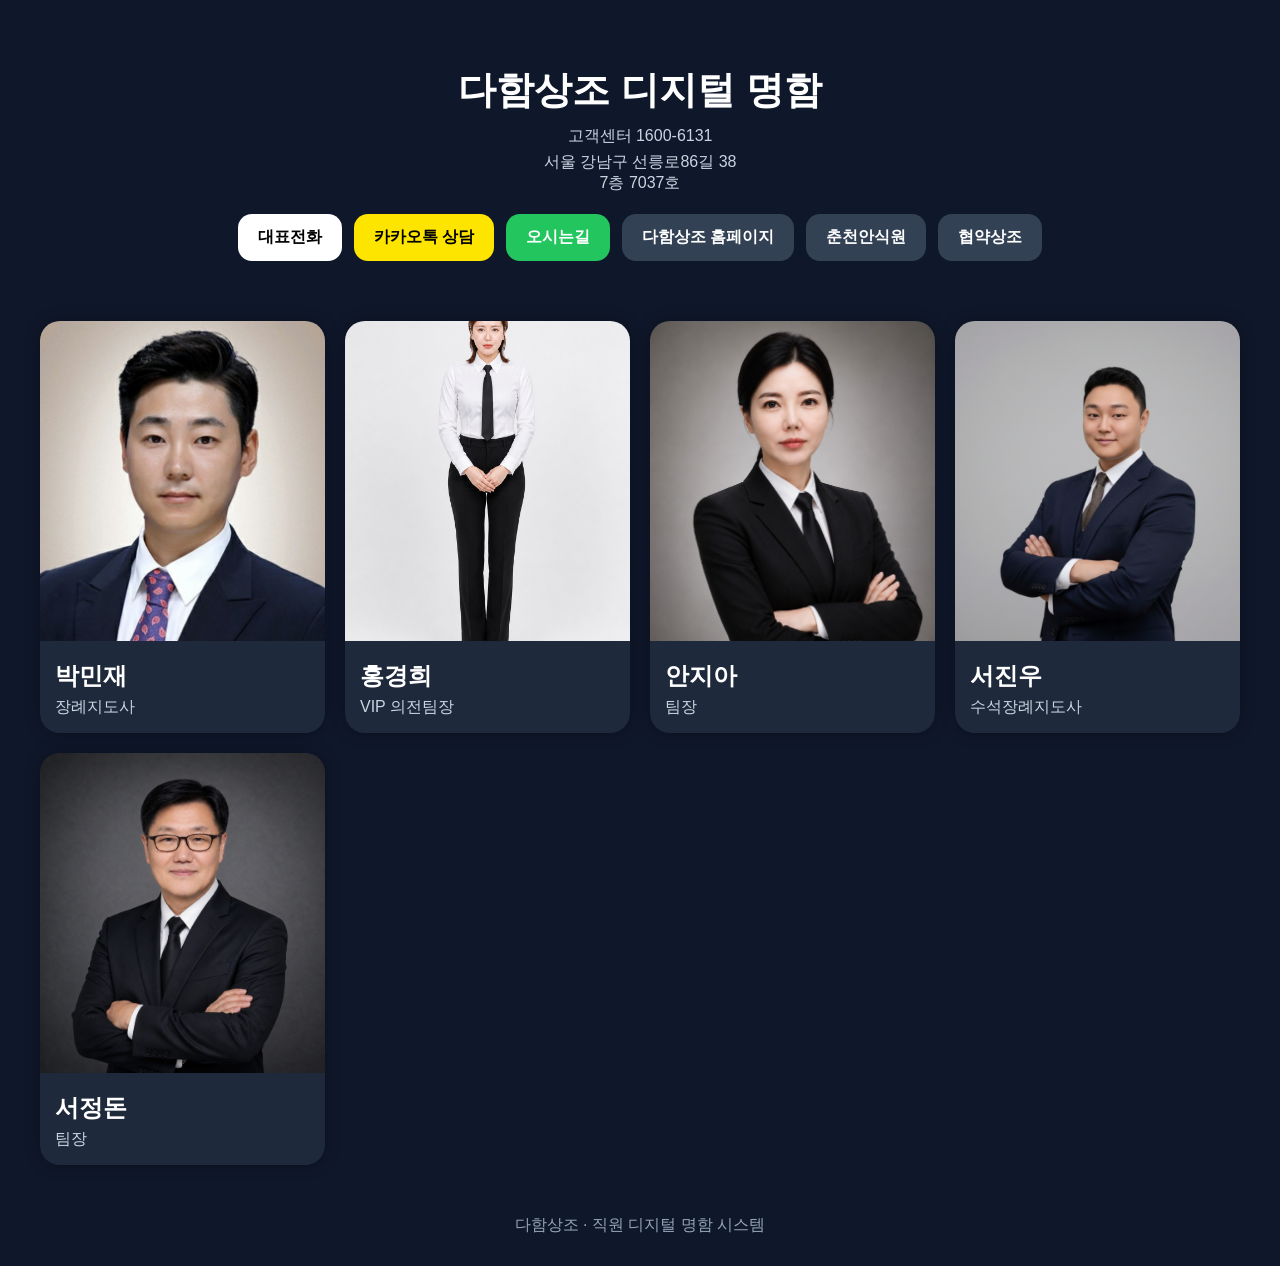
<file: index.html>
<!DOCTYPE html>

<html lang="ko">
<head>
<meta charset="UTF-8">
<meta name="viewport" content="width=device-width, initial-scale=1.0">
<title>다함상조 디지털 명함</title>

<style>
body{
margin:0;
background:#0f172a;
font-family:'Noto Sans KR',sans-serif;
color:white;
}

.header{
text-align:center;
padding:40px 20px;
}

.header h1{
font-size:38px;
margin-bottom:10px;
}

.header p{
margin:5px 0;
color:#cbd5e1;
}

.topBtns{
display:flex;
gap:12px;
justify-content:center;
flex-wrap:wrap;
margin-top:20px;
}

.topBtns a{
padding:13px 20px;
border-radius:14px;
text-decoration:none;
font-weight:bold;
}

.call{
background:white;
color:black;
}

.kakao{
background:#FEE500;
color:black;
}

.map{
background:#22c55e;
color:white;
}

.home{
background:#334155;
color:white;
}

.grid{
display:grid;
grid-template-columns:repeat(auto-fit,minmax(250px,1fr));
gap:20px;
padding:20px;
max-width:1200px;
margin:auto;
}

.card{
background:#1e293b;
border-radius:20px;
overflow:hidden;
text-decoration:none;
color:white;
box-shadow:0 0 15px rgba(0,0,0,.3);
}

.card:hover{
transform:translateY(-5px);
transition:.3s;
}

.card img{
width:100%;
height:320px;
object-fit:cover;
}

.info{
padding:15px;
}

.name{
font-size:24px;
font-weight:bold;
}

.job{
color:#cbd5e1;
margin-top:5px;
}

.footer{
text-align:center;
padding:30px;
color:#94a3b8;
}
</style>

</head>

<body>

<div class="header">

<h1>다함상조 디지털 명함</h1>

<p>고객센터 1600-6131</p>

<p>
서울 강남구 선릉로86길 38<br>
7층 7037호
</p>

<div class="topBtns">

<a class="call" href="tel:16006131">
대표전화
</a>

<a class="kakao" href="https://open.kakao.com/o/sNL1UJxi">
카카오톡 상담
</a>

<a class="map" href="https://map.naver.com/v5/search/서울%20강남구%20선릉로86길%2038">
오시는길
</a>

<a class="home" href="https://www.dahamsangjo.co.kr">
다함상조 홈페이지
  
<a class="home" href="https://www.dahamsangjo.co.kr/chuncheon.html">
춘천안식원
</a>

<a class="home" href="https://www.dahamsangjo.co.kr/incheon.html">
협약상조
</a>
</a>

</div>

</div>

<div class="grid">

<a class="card" href="./parkminjae/">
<img src="./parkminjae/portrait.png">
<div class="info">
<div class="name">박민재</div>
<div class="job">장례지도사</div>
</div>
</a>

<a class="card" href="./hongkyunghee/">
<img src="./hongkyunghee/portrait.png">
<div class="info">
<div class="name">홍경희</div>
<div class="job">VIP 의전팀장</div>
</div>
</a>

<a class="card" href="./anjia/">
<img src="./anjia/portrait.png">
<div class="info">
<div class="name">안지아</div>
<div class="job">팀장</div>
</div>
</a>

<a class="card" href="./seojinwoo/">
<img src="./seojinwoo/portrait.png">
<div class="info">
<div class="name">서진우</div>
<div class="job">수석장례지도사</div>
</div>
</a>

<a class="card" href="./seojeongdon/">
<img src="./seojeongdon/portrait.png">
<div class="info">
<div class="name">서정돈</div>
<div class="job">팀장</div>
</div>
</a>

</div>

<div class="footer">
다함상조 · 직원 디지털 명함 시스템
</div>

</body>
</html>
</file>
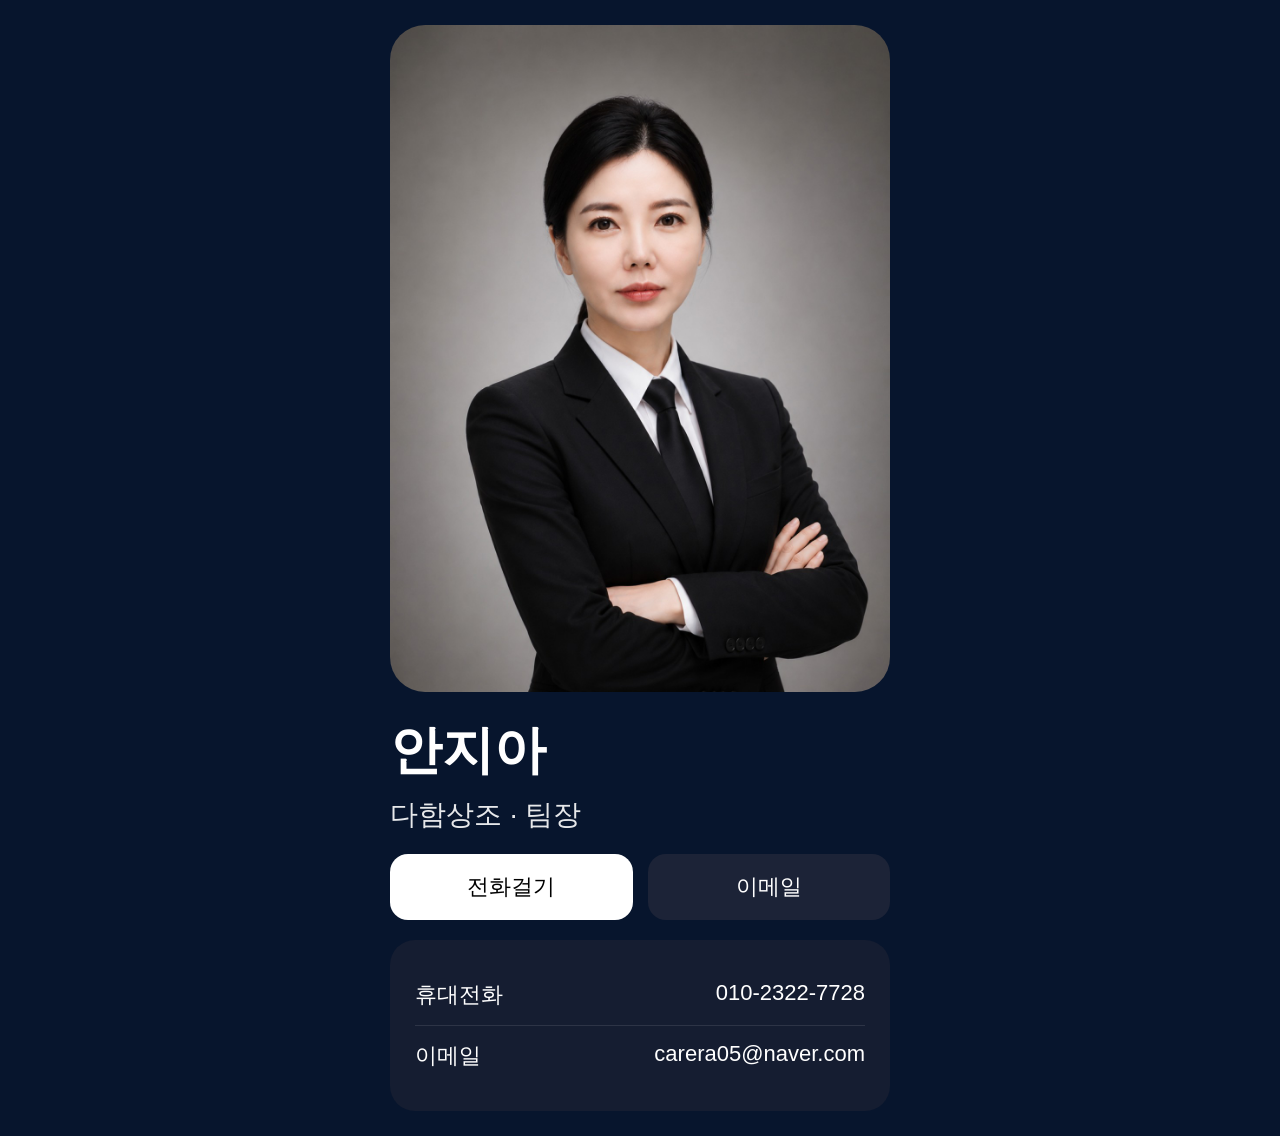
<file: anjia/index.html>
<!DOCTYPE html>
<html lang="ko">
<head>
<meta charset="UTF-8">
<meta name="viewport" content="width=device-width, initial-scale=1.0">
<title>안지아 팀장</title>

<style>
body{
margin:0;
font-family:'Noto Sans KR',sans-serif;
background:#07152d;
color:white;
}

.card{
max-width:500px;
margin:auto;
padding:25px;
}

.photo{
width:100%;
border-radius:35px;
}

h1{
font-size:52px;
margin:20px 0 10px;
}

.job{
font-size:28px;
opacity:.9;
margin-bottom:20px;
}

.btns{
display:flex;
gap:15px;
margin:20px 0;
}

.btn{
flex:1;
padding:18px;
border-radius:18px;
text-align:center;
font-size:22px;
text-decoration:none;
}

.call{
background:white;
color:black;
}

.mail{
background:#1c2337;
color:white;
}

.info{
background:#151d31;
padding:25px;
border-radius:25px;
margin-top:20px;
}

.row{
display:flex;
justify-content:space-between;
padding:15px 0;
font-size:22px;
border-bottom:1px solid rgba(255,255,255,.1);
}

.row:last-child{
border:none;
}
</style>
</head>

<body>

<div class="card">

<img src="portrait.png" class="photo">

<h1>안지아</h1>

<div class="job">
다함상조 · 팀장
</div>

<div class="btns">
<a class="btn call" href="tel:01023227728">
전화걸기
</a>

<a class="btn mail" href="mailto:carera05@naver.com">
이메일
</a>
</div>

<div class="info">

<div class="row">
<span>휴대전화</span>
<span>010-2322-7728</span>
</div>

<div class="row">
<span>이메일</span>
<span>carera05@naver.com</span>
</div>

</div>

</div>

</body>
</html>
</file>
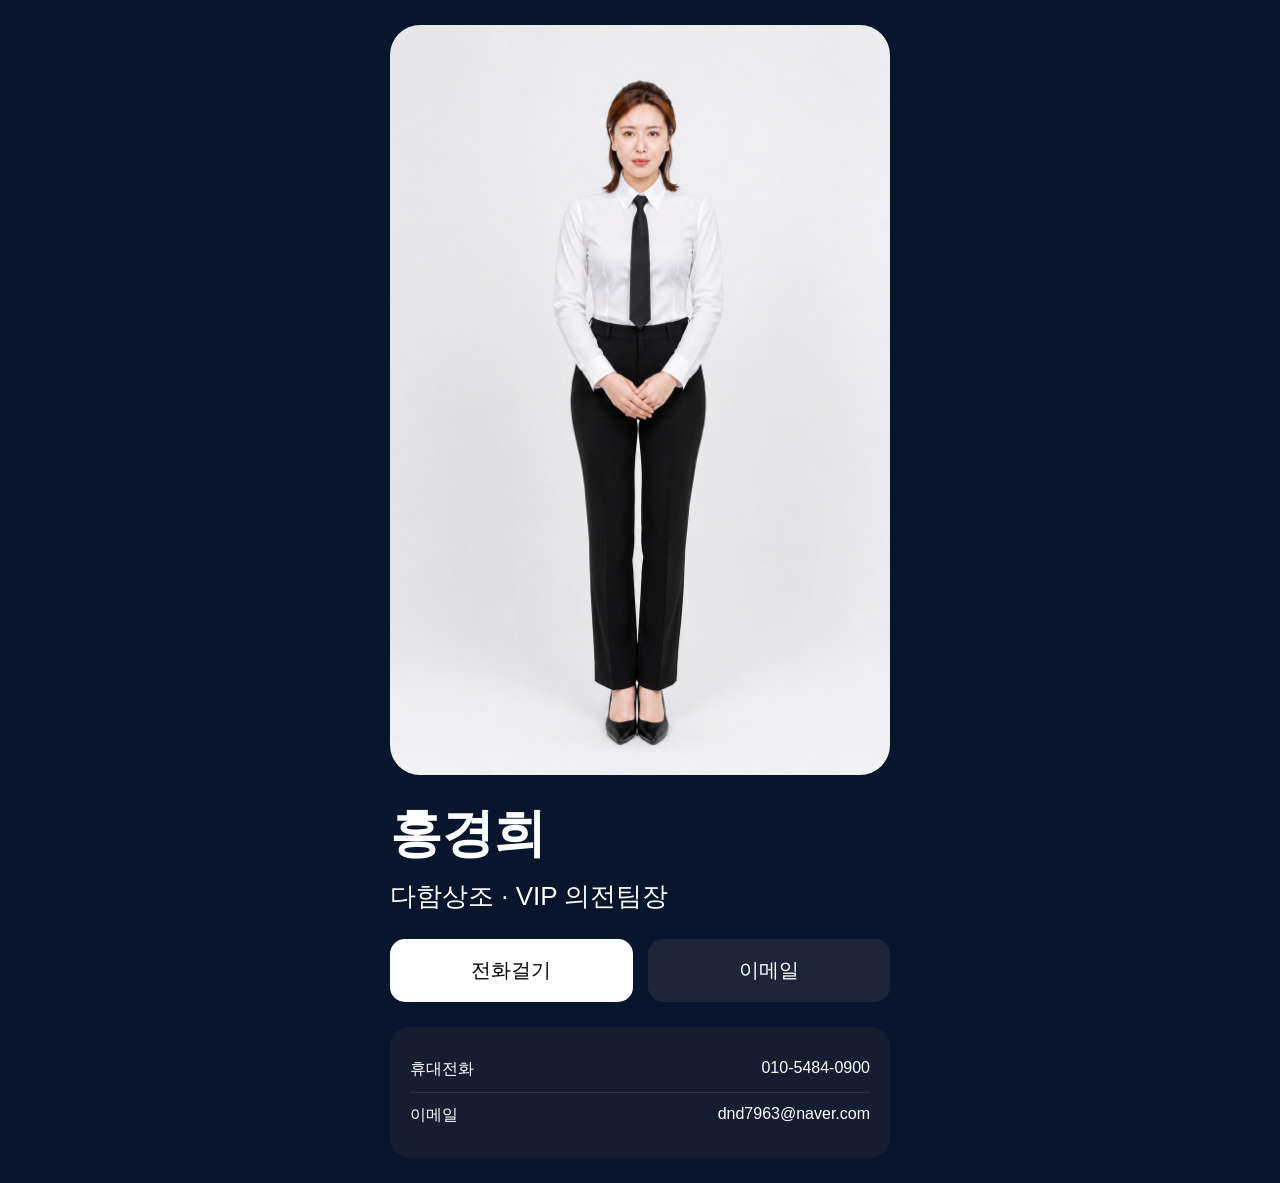
<file: hongkyunghee/index.html>
<!DOCTYPE html>
<html lang="ko">
<head>
<meta charset="UTF-8">
<meta name="viewport" content="width=device-width, initial-scale=1.0">

<title>홍경희 VIP 의전팀장</title>

<style>
body{
margin:0;
background:#07152d;
font-family:sans-serif;
color:white;
}

.card{
max-width:500px;
margin:auto;
padding:25px;
}

.photo{
width:100%;
border-radius:30px;
}

h1{
font-size:52px;
margin-top:20px;
margin-bottom:10px;
}

.job{
font-size:26px;
margin-bottom:25px;
}

.btns{
display:flex;
gap:15px;
margin-bottom:25px;
}

.btn{
flex:1;
padding:18px;
border-radius:15px;
text-align:center;
text-decoration:none;
font-size:20px;
}

.call{
background:white;
color:black;
}

.mail{
background:#1d2538;
color:white;
}

.info{
background:#151d31;
padding:20px;
border-radius:20px;
}

.row{
display:flex;
justify-content:space-between;
padding:12px 0;
border-bottom:1px solid rgba(255,255,255,.1);
}

.row:last-child{
border:none;
}
</style>
</head>

<body>

<div class="card">

<img src="portrait.png" class="photo">

<h1>홍경희</h1>

<div class="job">
다함상조 · VIP 의전팀장
</div>

<div class="btns">
<a class="btn call" href="tel:01054840900">
전화걸기
</a>

<a class="btn mail" href="mailto:dnd7963@naver.com">
이메일
</a>
</div>

<div class="info">

<div class="row">
<span>휴대전화</span>
<span>010-5484-0900</span>
</div>

<div class="row">
<span>이메일</span>
<span>dnd7963@naver.com</span>
</div>

</div>

</div>

</body>
</html>
</file>
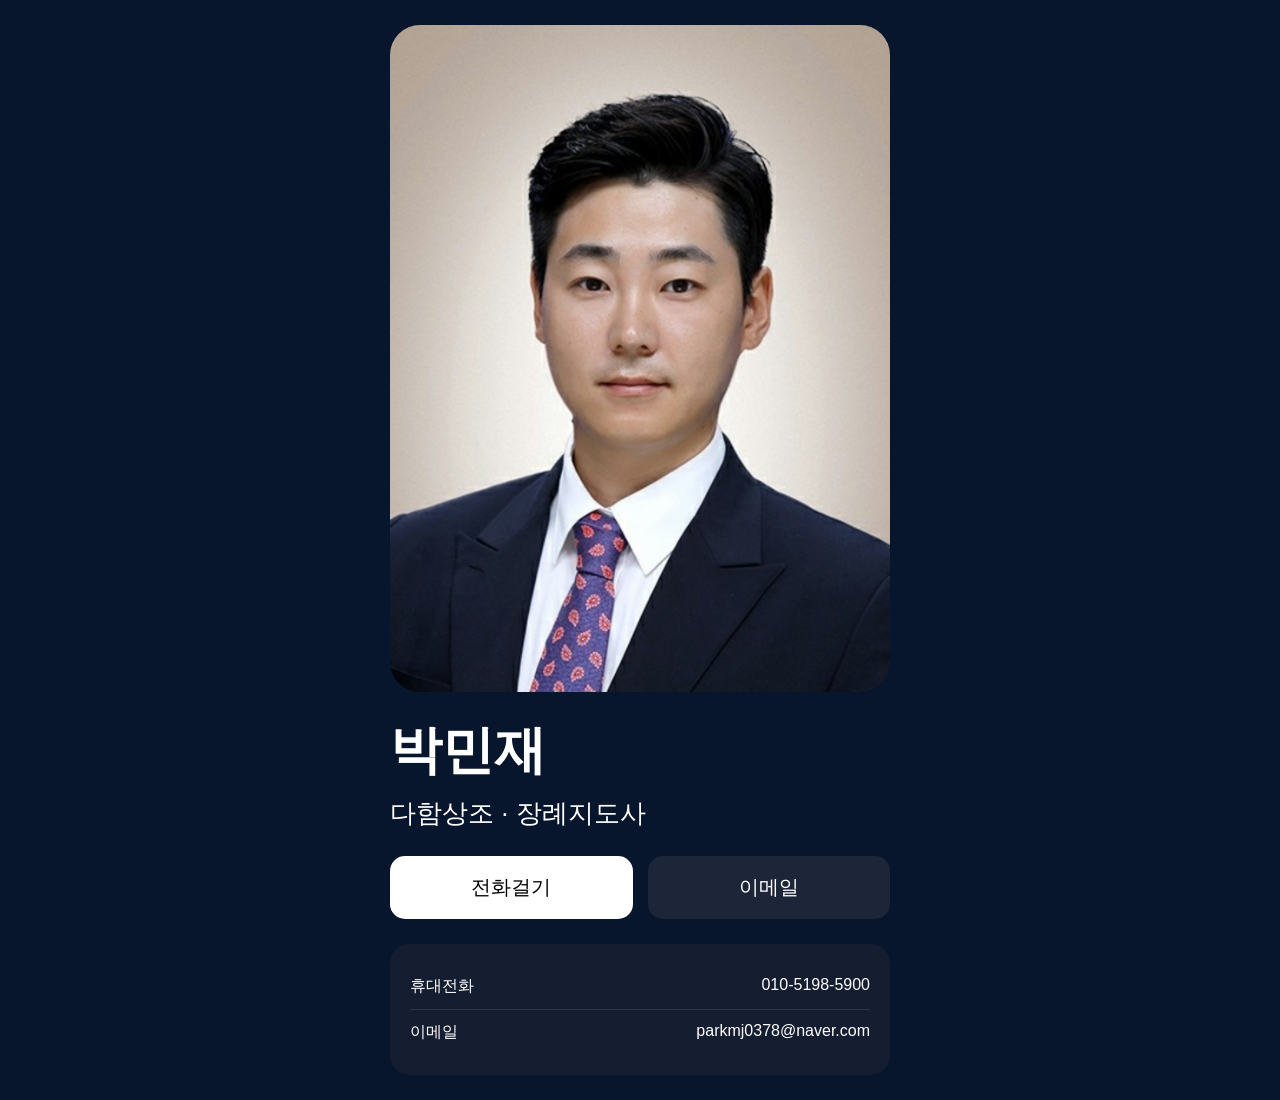
<file: parkminjae/index.html>
<!DOCTYPE html>
<html lang="ko">
<head>
<meta charset="UTF-8">
<meta name="viewport" content="width=device-width, initial-scale=1.0">
<title>박민재 장례지도사</title>

<style>
body{margin:0;background:#07152d;font-family:sans-serif;color:white;}
.card{max-width:500px;margin:auto;padding:25px;}
.photo{width:100%;border-radius:30px;}
h1{font-size:52px;margin:20px 0 10px;}
.job{font-size:26px;margin-bottom:25px;}
.btns{display:flex;gap:15px;margin-bottom:25px;}
.btn{flex:1;padding:18px;border-radius:15px;text-align:center;text-decoration:none;font-size:20px;}
.call{background:white;color:black;}
.mail{background:#1d2538;color:white;}
.info{background:#151d31;padding:20px;border-radius:20px;}
.row{display:flex;justify-content:space-between;padding:12px 0;border-bottom:1px solid rgba(255,255,255,.1);}
.row:last-child{border:none;}
</style>
</head>

<body>
<div class="card">
<img src="portrait.png" class="photo">

<h1>박민재</h1>
<div class="job">다함상조 · 장례지도사</div>

<div class="btns">
<a class="btn call" href="tel:01051985900">전화걸기</a>
<a class="btn mail" href="mailto:parkmj0378@naver.com">이메일</a>
</div>

<div class="info">
<div class="row"><span>휴대전화</span><span>010-5198-5900</span></div>
<div class="row"><span>이메일</span><span>parkmj0378@naver.com</span></div>
</div>
</div>
</body>
</html>
</file>
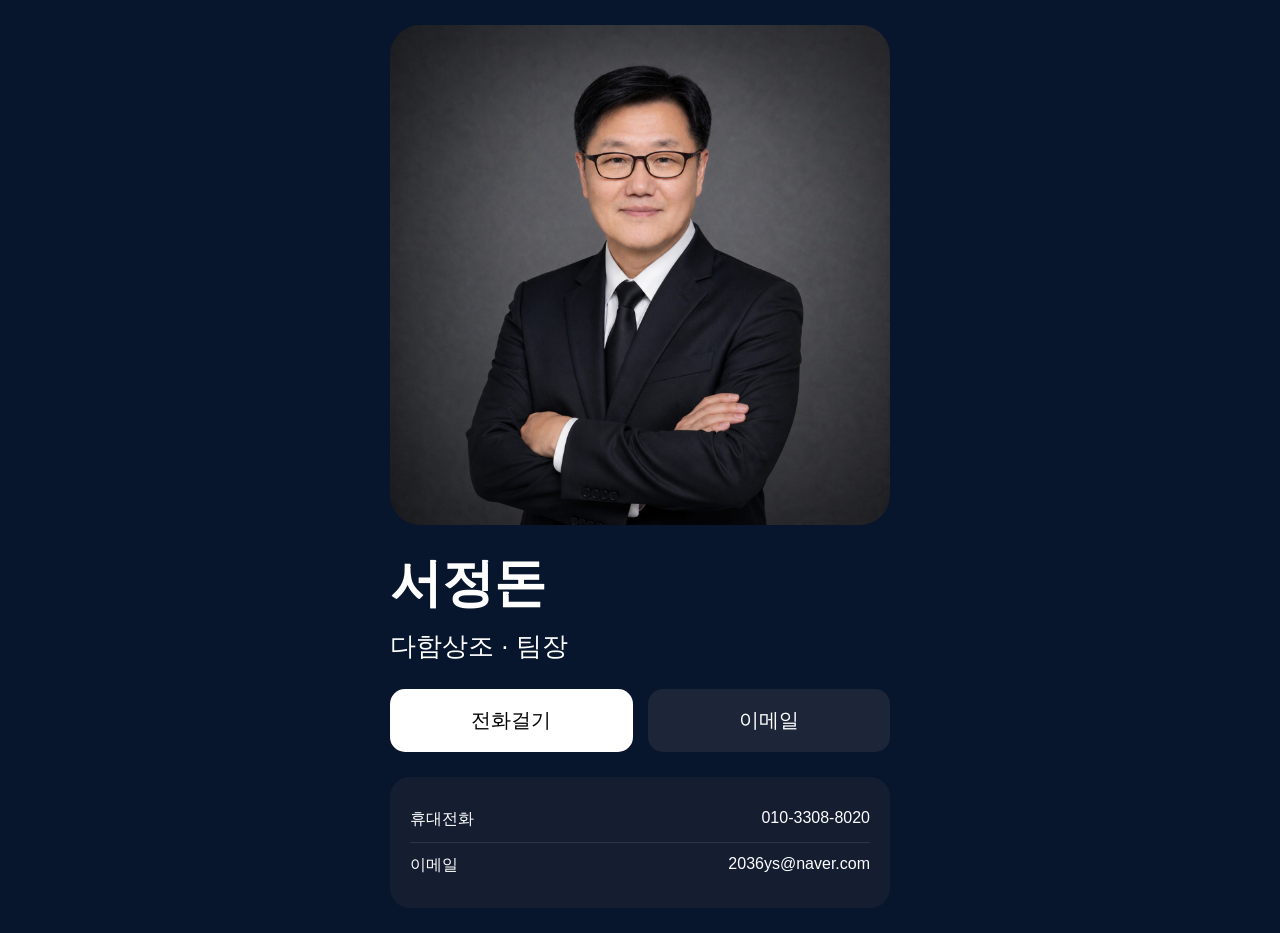
<file: seojeongdon/index.html>
<!DOCTYPE html>

<html lang="ko">
<head>
<meta charset="UTF-8">
<meta name="viewport" content="width=device-width, initial-scale=1.0">
<title>서정돈 디지털명함</title>

<style>
body{margin:0;background:#07152d;font-family:sans-serif;color:white;}
.card{max-width:500px;margin:auto;padding:25px;}
.photo{width:100%;border-radius:30px;}
h1{font-size:52px;margin:20px 0 10px;}
.job{font-size:26px;margin-bottom:25px;}
.btns{display:flex;gap:15px;margin-bottom:25px;}
.btn{flex:1;padding:18px;border-radius:15px;text-align:center;text-decoration:none;font-size:20px;}
.call{background:white;color:black;}
.mail{background:#1d2538;color:white;}
.info{background:#151d31;padding:20px;border-radius:20px;}
.row{display:flex;justify-content:space-between;padding:12px 0;border-bottom:1px solid rgba(255,255,255,.1);}
.row:last-child{border:none;}
</style>

</head>

<body>
<div class="card">

<img src="portrait.png" class="photo">

<h1>서정돈</h1>

<div class="job">
다함상조 · 팀장
</div>

<div class="btns">
<a class="btn call" href="tel:01033088020">전화걸기</a>
<a class="btn mail" href="mailto:2036ys@naver.com">이메일</a>
</div>

<div class="info">
<div class="row">
<span>휴대전화</span>
<span>010-3308-8020</span>
</div>

<div class="row">
<span>이메일</span>
<span>2036ys@naver.com</span>
</div>
</div>

</div>
</body>
</html>
</file>
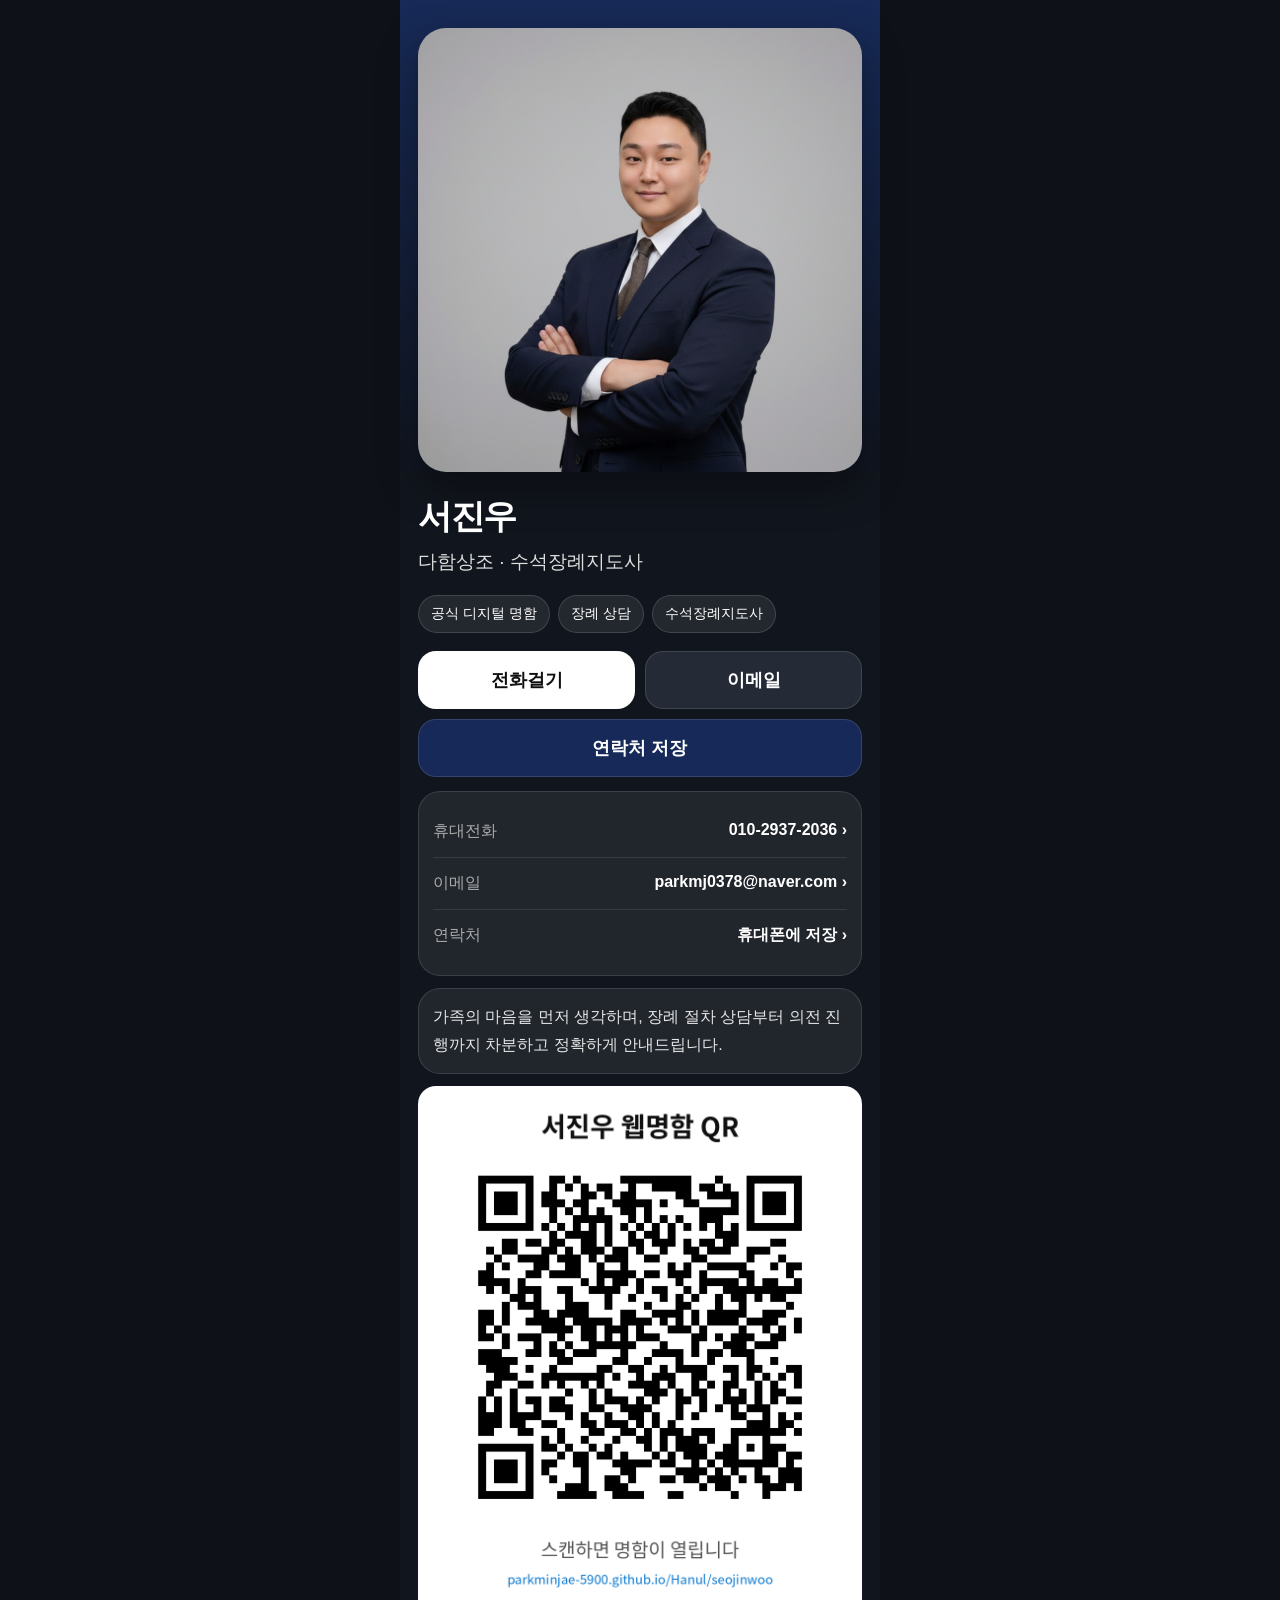
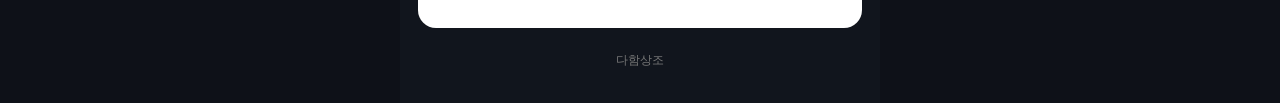
<file: seojinwoo/index.html>
<!doctype html>
<html lang="ko">
<head>
<meta charset="utf-8">
<meta name="viewport" content="width=device-width, initial-scale=1">
<title>서진우님의 명함</title>
<meta name="description" content="다함상조 수석장례지도사 서진우 공식 디지털 명함입니다.">
<meta property="og:type" content="website">
<meta property="og:title" content="서진우님의 명함">
<meta property="og:description" content="다함상조 수석장례지도사 · 클릭시 명함보기">
<meta property="og:image" content="https://parkminjae-5900.github.io/Hanul/seojinwoo/preview.png">
<meta property="og:url" content="https://parkminjae-5900.github.io/Hanul/seojinwoo/">
<meta property="og:site_name" content="다함상조">
<meta name="twitter:card" content="summary_large_image">
<meta name="twitter:title" content="서진우님의 명함">
<meta name="twitter:description" content="다함상조 수석장례지도사 · 클릭시 명함보기">
<meta name="twitter:image" content="https://parkminjae-5900.github.io/Hanul/seojinwoo/preview.png">
<style>
*{box-sizing:border-box}
body{margin:0;background:#0e1118;color:#fff;font-family:-apple-system,BlinkMacSystemFont,"Apple SD Gothic Neo","Noto Sans KR",sans-serif}
.wrap{max-width:480px;margin:0 auto;min-height:100vh;background:#11151d}
.hero{padding:28px 18px 0;background:linear-gradient(180deg,#172a58 0%,#10151f 100%)}
.photo{width:100%;border-radius:28px;display:block;box-shadow:0 16px 40px rgba(0,0,0,.35)}
.content{padding:22px 18px 34px}
h1{font-size:34px;margin:0 0 8px;letter-spacing:-.04em}
.role{font-size:19px;color:#ddd;line-height:1.5;margin-bottom:18px}
.badges{display:flex;gap:8px;flex-wrap:wrap;margin-bottom:18px}
.badge{border:1px solid rgba(255,255,255,.14);background:rgba(255,255,255,.08);padding:9px 12px;border-radius:999px;font-size:14px}
.actions{display:grid;grid-template-columns:1fr 1fr;gap:10px;margin-bottom:14px}
.btn{display:block;text-decoration:none;text-align:center;border-radius:18px;padding:16px 10px;font-size:18px;font-weight:800;background:#252b36;color:#fff;border:1px solid rgba(255,255,255,.12)}
.btn.main{background:#fff;color:#111}
.btn.full{grid-column:1/3;background:#162958;color:#fff}
.card{border-radius:22px;background:rgba(255,255,255,.07);border:1px solid rgba(255,255,255,.12);padding:14px;margin-top:12px}
.row{display:flex;justify-content:space-between;gap:10px;padding:15px 0;border-bottom:1px solid rgba(255,255,255,.1);color:#fff;text-decoration:none}
.row:last-child{border-bottom:0}
.label{color:#aaa}
.value{font-weight:800;text-align:right}
.copy{font-size:16px;line-height:1.75;color:#e6e6e6}
.qr{width:100%;border-radius:18px;background:#fff;margin-top:12px}
.footer{text-align:center;color:#777;font-size:12px;padding-top:20px}
</style>
</head>
<body>
<main class="wrap">
  <section class="hero"><img class="photo" src="portrait.png" alt="서진우 프로필 사진"></section>
  <section class="content">
    <h1>서진우</h1>
    <div class="role">다함상조 · 수석장례지도사</div>
    <div class="badges">
      <span class="badge">공식 디지털 명함</span>
      <span class="badge">장례 상담</span>
      <span class="badge">수석장례지도사</span>
    </div>
    <div class="actions">
      <a class="btn main" href="tel:01020372036">전화걸기</a>
      <a class="btn" href="mailto:parkmj0378@naver.com">이메일</a>
      <a class="btn full" href="seojinwoo.vcf" download>연락처 저장</a>
    </div>
    <div class="card">
      <a class="row" href="tel:01020372036"><span class="label">휴대전화</span><span class="value">010-2937-2036 ›</span></a>
      <a class="row" href="mailto:parkmj0378@naver.com"><span class="label">이메일</span><span class="value">parkmj0378@naver.com ›</span></a>
      <a class="row" href="seojinwoo.vcf" download><span class="label">연락처</span><span class="value">휴대폰에 저장 ›</span></a>
    </div>
    <div class="card copy">가족의 마음을 먼저 생각하며, 장례 절차 상담부터 의전 진행까지 차분하고 정확하게 안내드립니다.</div>
    <img class="qr" src="qr_seojinwoo.png" alt="서진우 웹명함 QR코드">
    <div class="footer">다함상조</div>
  </section>
</main>
</body>
</html>
</file>
